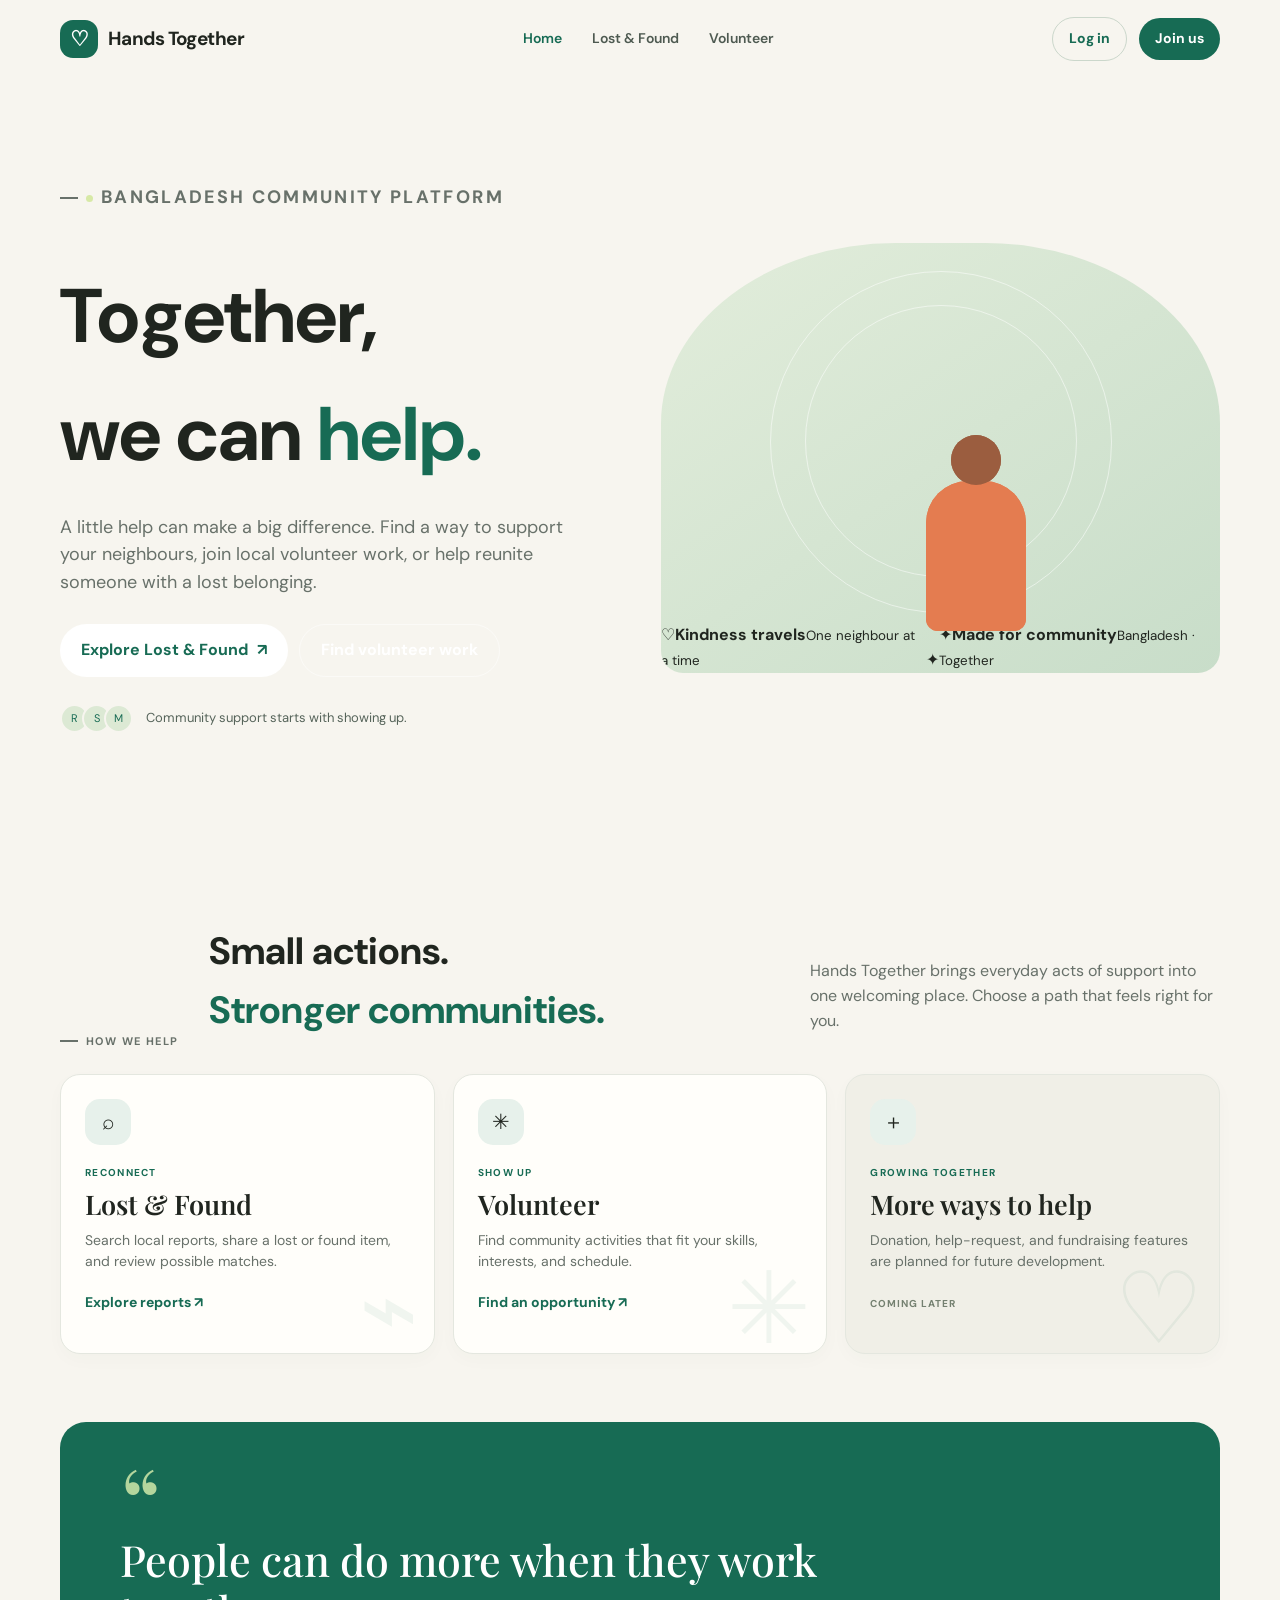
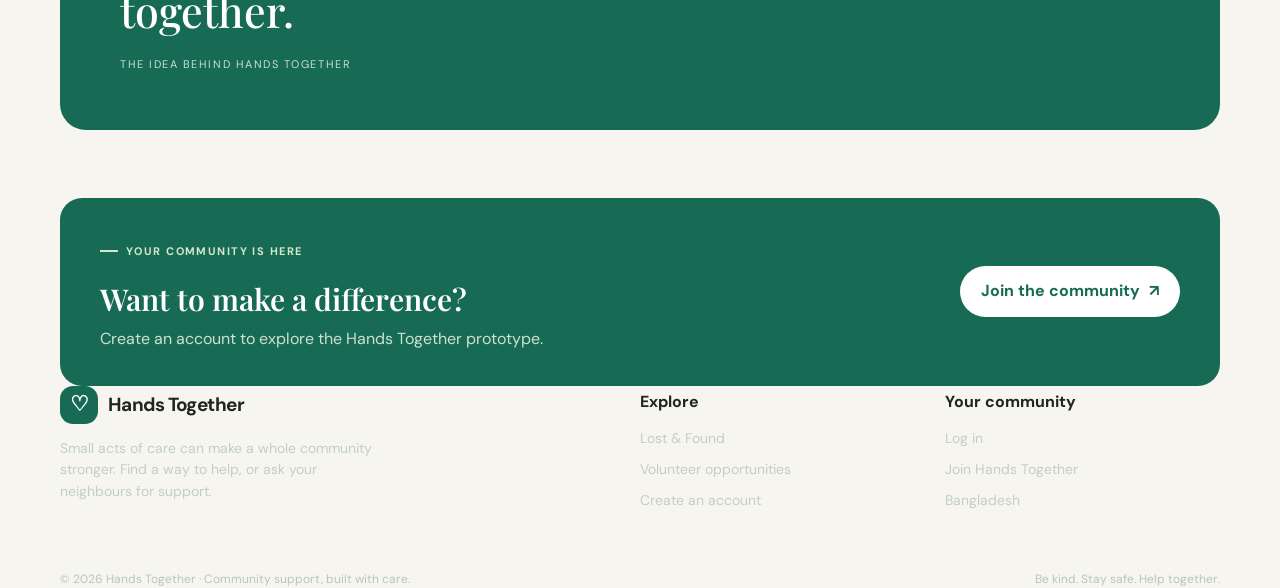
<file: index.html>
<!doctype html>
<html lang="en">
  <head>
    <meta charset="utf-8" />
    <meta name="viewport" content="width=device-width, initial-scale=1" />
    <meta name="theme-color" content="#176b54" />
    <meta name="description" content="Hands Together connects people across Bangladesh through community support, volunteering, and Lost & Found." />
    <title>Hands Together — Together, We Can Help</title>
    <link rel="stylesheet" href="styles.css" />
    <script src="app.js" defer></script>
  </head>
  <body data-page="home">
    <div id="site-header"></div>
    <main>
      <section class="hero home-hero">
        <div class="hero-copy">
          <p class="eyebrow eyebrow-light"><span class="eyebrow-dot"></span> BANGLADESH COMMUNITY PLATFORM</p>
          <h1>Together,<br />we can <em>help.</em></h1>
          <p class="hero-lede">A little help can make a big difference. Find a way to support your neighbours, join local volunteer work, or help reunite someone with a lost belonging.</p>
          <div class="hero-actions">
            <a class="button button-white" href="found.html">Explore Lost &amp; Found <span aria-hidden="true">↗</span></a>
            <a class="button button-outline-light" href="volunteer.html">Find volunteer work</a>
          </div>
          <div class="hero-note"><span class="avatar-stack" aria-hidden="true"><i>R</i><i>S</i><i>M</i></span><span>Community support starts with showing up.</span></div>
        </div>
        <div class="hero-art" aria-label="Illustration of neighbours helping one another" role="img">
          <div class="art-sun"></div><div class="art-plant plant-left"><i></i><i></i><i></i></div><div class="art-plant plant-right"><i></i><i></i><i></i></div>
          <div class="art-card art-card-top"><span class="art-icon">♡</span><span><b>Kindness travels</b><small>One neighbour at a time</small></span></div>
          <div class="people-scene"><div class="person person-one"><i class="head"></i><i class="body"></i><i class="arm"></i></div><div class="person person-two"><i class="head"></i><i class="body"></i><i class="arm"></i></div><div class="help-box"><span>✦</span></div><div class="ground"></div></div>
          <div class="art-card art-card-bottom"><span class="art-icon leaf">✦</span><span><b>Made for community</b><small>Bangladesh · Together</small></span></div>
        </div>
      </section>

      <section class="intro-section section-wrap">
        <div class="section-heading"><p class="eyebrow">HOW WE HELP</p><h2>Small actions.<br /><em>Stronger communities.</em></h2></div>
        <p class="section-intro">Hands Together brings everyday acts of support into one welcoming place. Choose a path that feels right for you.</p>
      </section>
      <section class="feature-grid section-wrap" aria-label="Ways to help">
        <a class="feature-card feature-found" href="found.html"><span class="feature-icon">⌕</span><span class="feature-kicker">RECONNECT</span><h3>Lost &amp; Found</h3><p>Search local reports, share a lost or found item, and review possible matches.</p><span class="feature-link">Explore reports <b>↗</b></span><span class="feature-decoration" aria-hidden="true">⌁</span></a>
        <a class="feature-card feature-volunteer" href="volunteer.html"><span class="feature-icon">✳</span><span class="feature-kicker">SHOW UP</span><h3>Volunteer</h3><p>Find community activities that fit your skills, interests, and schedule.</p><span class="feature-link">Find an opportunity <b>↗</b></span><span class="feature-decoration" aria-hidden="true">✳</span></a>
        <div class="feature-card feature-coming"><span class="feature-icon">＋</span><span class="feature-kicker">GROWING TOGETHER</span><h3>More ways to help</h3><p>Donation, help-request, and fundraising features are planned for future development.</p><span class="coming-badge">COMING LATER</span><span class="feature-decoration" aria-hidden="true">♡</span></div>
      </section>
      <section class="quote-band"><div class="quote-mark">“</div><p>People can do more when they work together.</p><span>THE IDEA BEHIND HANDS TOGETHER</span></section>
      <section class="join-banner section-wrap"><div><p class="eyebrow eyebrow-light">YOUR COMMUNITY IS HERE</p><h2>Want to make a difference?</h2><p>Create an account to explore the Hands Together prototype.</p></div><a class="button button-white" href="signup.html">Join the community <span aria-hidden="true">↗</span></a></section>
    </main>
    <div id="site-footer"></div>
  </body>
</html>
</file>
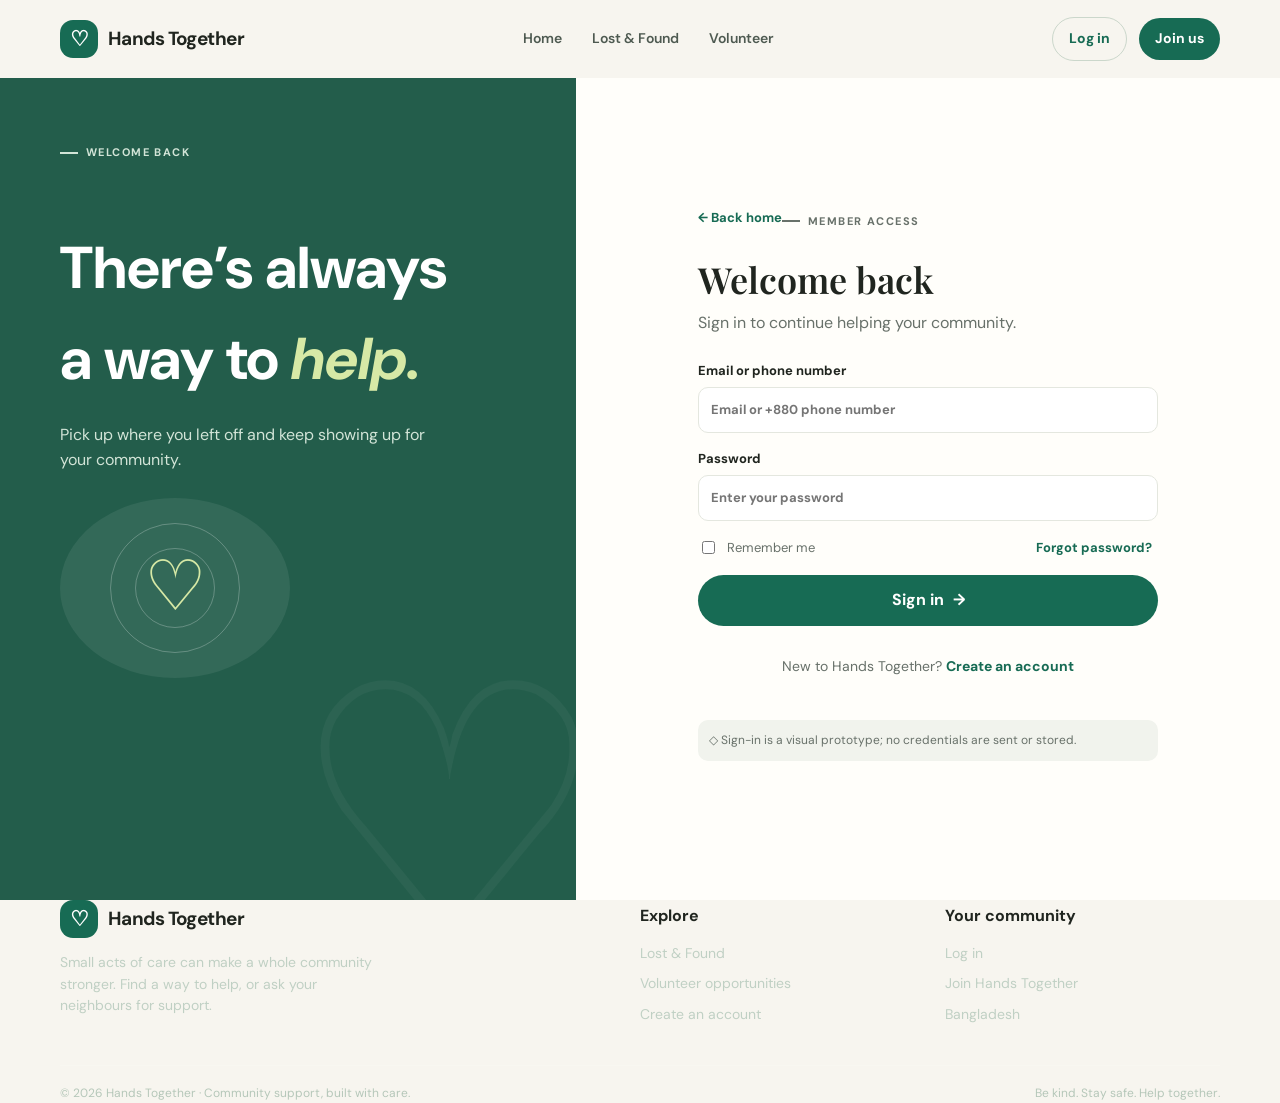
<file: login.html>
<!doctype html>
<html lang="en"><head><meta charset="utf-8" /><meta name="viewport" content="width=device-width, initial-scale=1" /><meta name="theme-color" content="#176b54" /><title>Sign in — Hands Together</title><link rel="stylesheet" href="styles.css" /><script src="app.js" defer></script></head>
<body data-page="login"><div id="site-header"></div><main class="auth-main login-main"><section class="auth-aside login-aside"><div class="auth-aside-inner"><p class="eyebrow eyebrow-light">WELCOME BACK</p><h1>There’s always<br />a way to <em>help.</em></h1><p>Pick up where you left off and keep showing up for your community.</p><div class="aside-illustration" aria-hidden="true"><span>♡</span><i></i><b></b></div></div></section><section class="auth-panel"><div class="auth-card login-card"><a class="back-link" href="index.html">← Back home</a><p class="eyebrow">MEMBER ACCESS</p><h2>Welcome back</h2><p class="muted">Sign in to continue helping your community.</p><form id="login-form" class="form-stack" novalidate><label>Email or phone number<input name="identity" autocomplete="username" placeholder="Email or +880 phone number" required /></label><label>Password<input type="password" name="password" autocomplete="current-password" placeholder="Enter your password" required /></label><div class="form-between"><label class="check-row compact"><input type="checkbox" name="remember" /><span>Remember me</span></label><button class="text-button" type="button" data-forgot>Forgot password?</button></div><button class="button button-green button-full" type="submit">Sign in <span aria-hidden="true">→</span></button><p class="form-switch">New to Hands Together? <a href="signup.html">Create an account</a></p><p class="privacy-note"><span aria-hidden="true">◇</span> Sign-in is a visual prototype; no credentials are sent or stored.</p></form></div></section></main><div id="site-footer"></div><div id="toast" class="toast" role="status" aria-live="polite"></div></body></html>
</file>
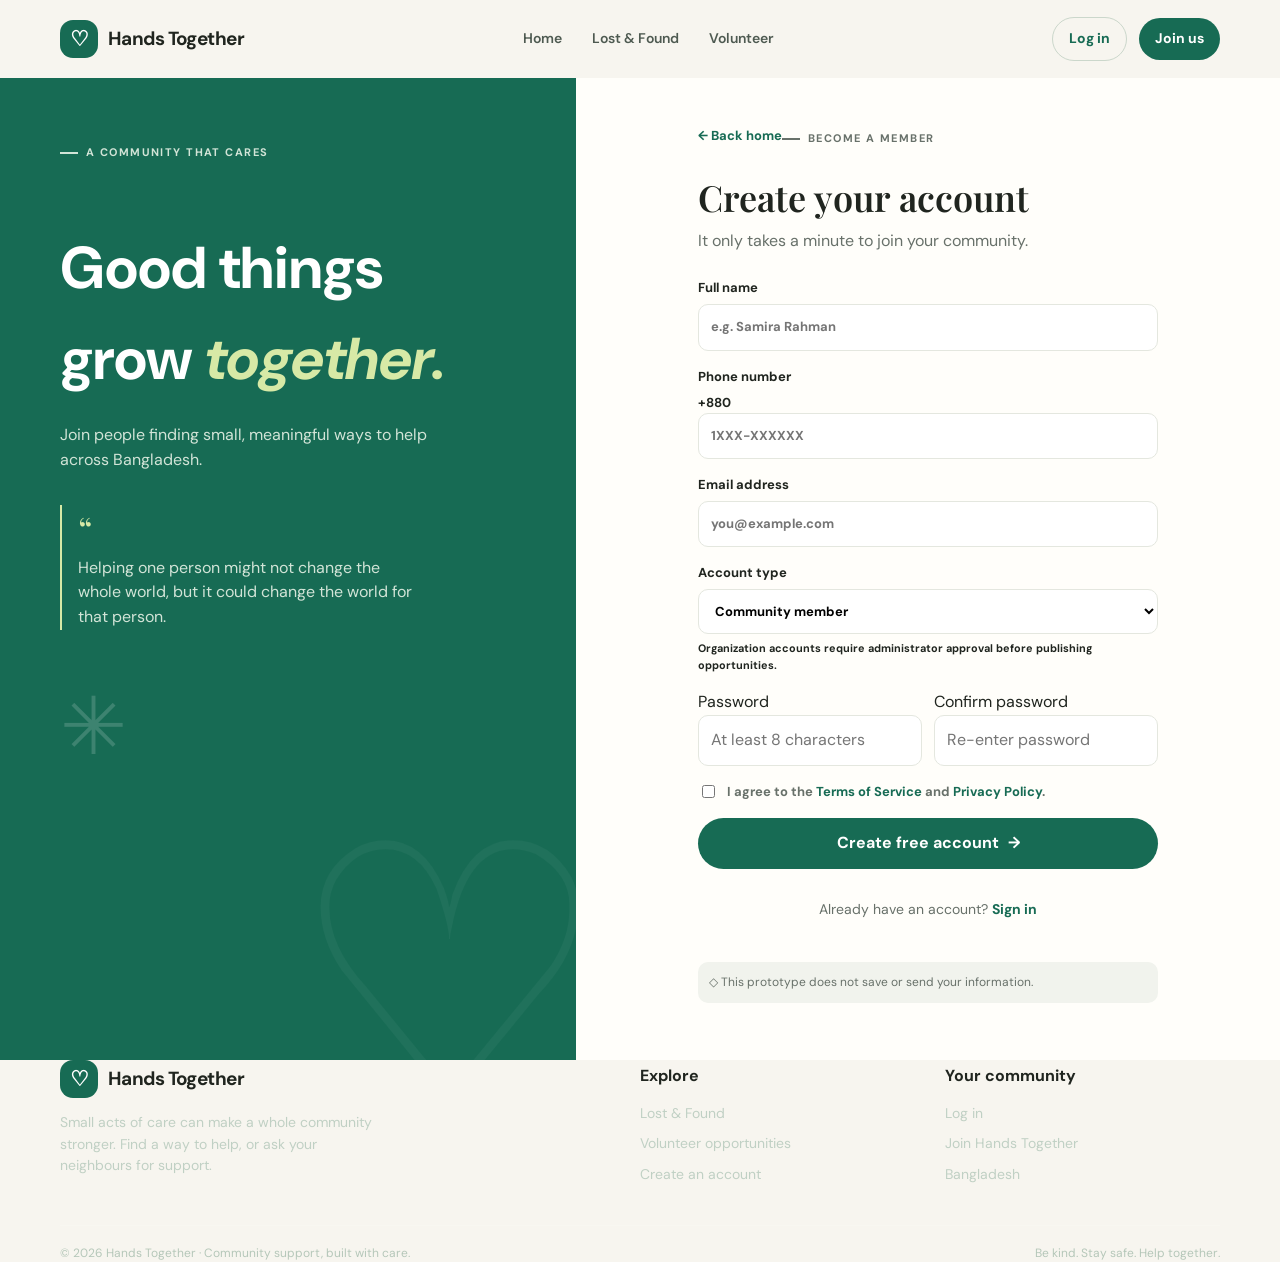
<file: signup.html>
<!doctype html>
<html lang="en"><head><meta charset="utf-8" /><meta name="viewport" content="width=device-width, initial-scale=1" /><meta name="theme-color" content="#176b54" /><title>Create account — Hands Together</title><link rel="stylesheet" href="styles.css" /><script src="app.js" defer></script></head>
<body data-page="signup"><div id="site-header"></div><main class="auth-main"><section class="auth-aside"><div class="auth-aside-inner"><p class="eyebrow eyebrow-light">A COMMUNITY THAT CARES</p><h1>Good things<br />grow <em>together.</em></h1><p>Join people finding small, meaningful ways to help across Bangladesh.</p><div class="aside-quote"><span>“</span><p>Helping one person might not change the whole world, but it could change the world for that person.</p></div><div class="aside-flower" aria-hidden="true">✳</div></div></section><section class="auth-panel"><div class="auth-card"><a class="back-link" href="index.html">← Back home</a><p class="eyebrow">BECOME A MEMBER</p><h2>Create your account</h2><p class="muted">It only takes a minute to join your community.</p><form id="signup-form" class="form-stack" novalidate><label>Full name<input name="name" autocomplete="name" placeholder="e.g. Samira Rahman" required /></label><label>Phone number<span class="input-prefix"><span>+880</span><input name="phone" autocomplete="tel-national" inputmode="tel" placeholder="1XXX-XXXXXX" required /></span></label><label>Email address<input type="email" name="email" autocomplete="email" placeholder="you@example.com" required /></label><label>Account type<select name="accountType"><option>Community member</option><option>Organization</option></select><small class="field-note">Organization accounts require administrator approval before publishing opportunities.</small></label><div class="form-row"><label>Password<input type="password" name="password" autocomplete="new-password" minlength="8" placeholder="At least 8 characters" required /></label><label>Confirm password<input type="password" name="confirmPassword" autocomplete="new-password" placeholder="Re-enter password" required /></label></div><label class="check-row"><input type="checkbox" name="terms" required /><span>I agree to the <a href="#terms">Terms of Service</a> and <a href="#privacy">Privacy Policy</a>.</span></label><button class="button button-green button-full" type="submit">Create free account <span aria-hidden="true">→</span></button><p class="form-switch">Already have an account? <a href="login.html">Sign in</a></p><p class="privacy-note"><span aria-hidden="true">◇</span> This prototype does not save or send your information.</p></form></div></section></main><div id="site-footer"></div><div id="toast" class="toast" role="status" aria-live="polite"></div></body></html>
</file>
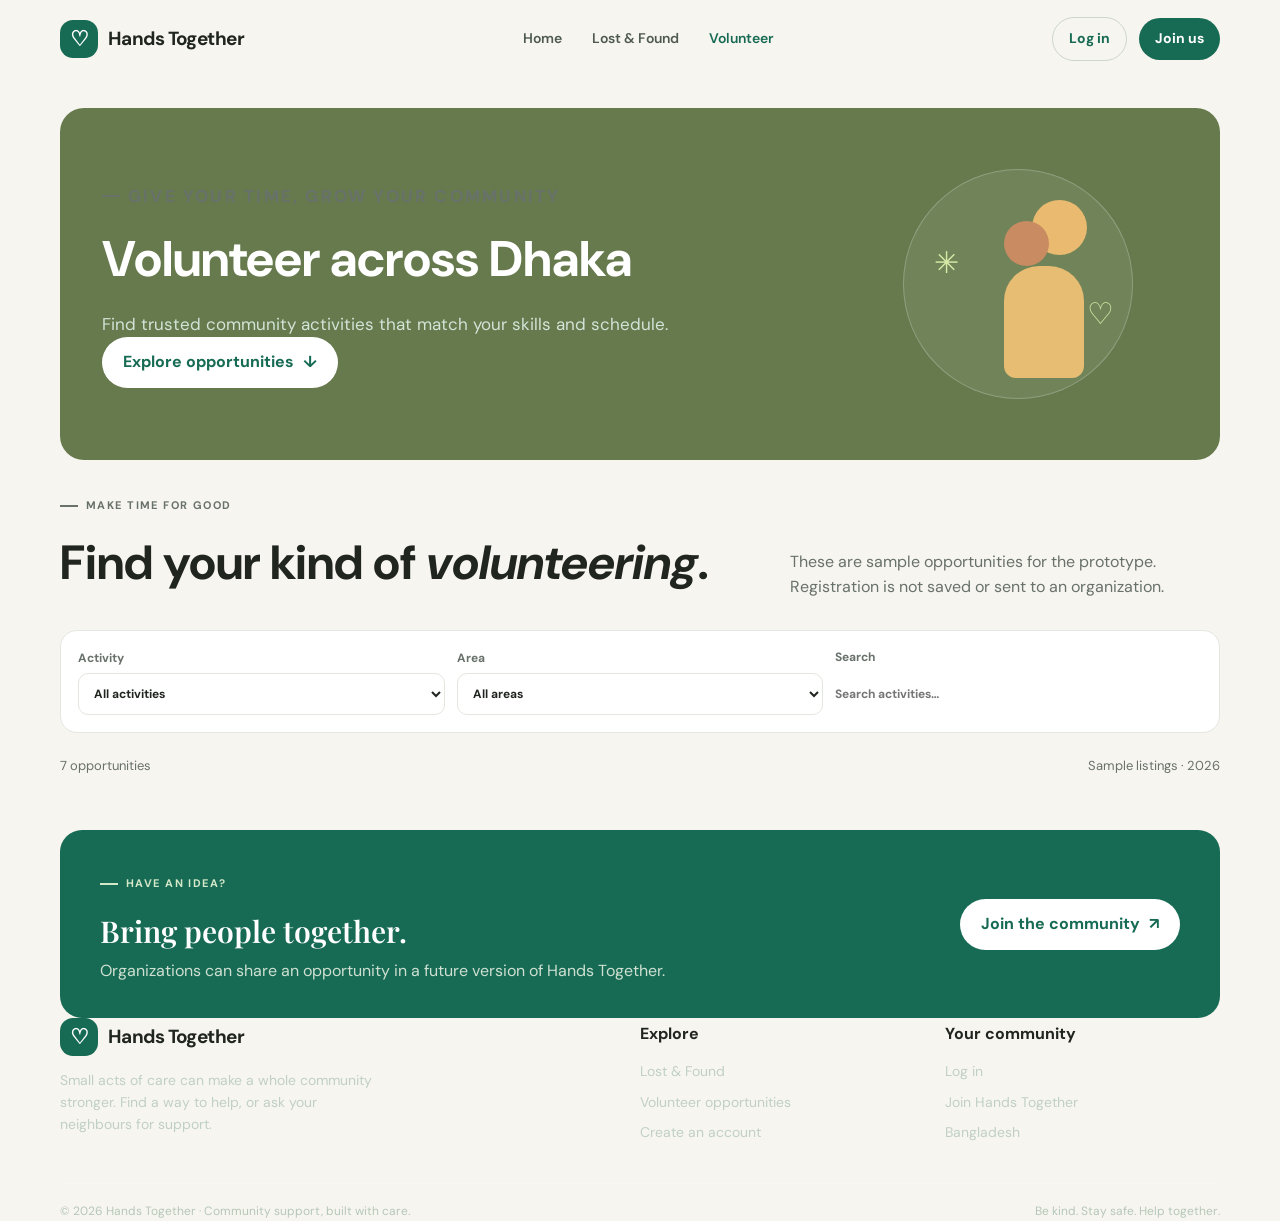
<file: volunteer.html>
<!doctype html>
<html lang="en"><head><meta charset="utf-8" /><meta name="viewport" content="width=device-width, initial-scale=1" /><meta name="theme-color" content="#176b54" /><title>Volunteer — Hands Together</title><link rel="stylesheet" href="styles.css" /><script src="app.js" defer></script></head>
<body data-page="volunteer"><div id="site-header"></div><main><section class="page-hero volunteer-hero"><div class="page-hero-inner"><p class="eyebrow eyebrow-light">GIVE YOUR TIME, GROW YOUR COMMUNITY</p><h1>Volunteer across Dhaka</h1><p>Find trusted community activities that match your skills and schedule.</p><a class="button button-white" href="#opportunities">Explore opportunities <span aria-hidden="true">↓</span></a></div><div class="volunteer-art" aria-hidden="true"><div class="volunteer-sun"></div><div class="volunteer-person"><i></i><b></b></div><span class="volunteer-spark">✳</span><span class="volunteer-heart">♡</span></div></section><section class="section-wrap opportunities-section" id="opportunities"><div class="section-heading compact-heading"><div><p class="eyebrow">MAKE TIME FOR GOOD</p><h2>Find your kind of <em>volunteering.</em></h2></div><p>These are sample opportunities for the prototype. Registration is not saved or sent to an organization.</p></div><div class="opportunity-filters"><label>Activity<select id="volunteer-category"><option value="">All activities</option><option>Food &amp; Relief</option><option>Blood Donation</option><option>Environment</option><option>Education</option><option>Community Cleaning</option><option>Disaster Relief</option><option>Elderly Support</option></select></label><label>Area<select id="volunteer-area"><option value="">All areas</option><option>Dhaka</option><option>Gazipur</option><option>Keraniganj</option></select></label><label>Search<input id="volunteer-search" type="search" placeholder="Search activities…" /></label></div><div class="result-line"><p><span id="volunteer-count">7</span> opportunities</p><p class="sort-note">Sample listings · 2026</p></div><div id="volunteer-grid" class="opportunity-grid"></div></section><section class="join-banner section-wrap volunteer-banner"><div><p class="eyebrow eyebrow-light">HAVE AN IDEA?</p><h2>Bring people together.</h2><p>Organizations can share an opportunity in a future version of Hands Together.</p></div><a class="button button-white" href="signup.html">Join the community <span aria-hidden="true">↗</span></a></section></main><div id="site-footer"></div><dialog id="join-dialog" class="modal"><form id="join-form" method="dialog"><div class="modal-head"><div><p class="eyebrow">VOLUNTEER REGISTRATION</p><h2 id="join-title">Join this opportunity</h2></div><button class="icon-button" type="button" data-close-dialog aria-label="Close">×</button></div><p id="join-summary" class="muted"></p><div class="form-stack"><label>Your name<input name="name" autocomplete="name" placeholder="Full name" required /></label><label>Email or phone<input name="contact" placeholder="How can the organizer reach you?" required /></label><label>Note to the organizer (optional)<textarea name="note" rows="3" placeholder="Share a relevant skill or question."></textarea></label><p class="privacy-note">Prototype only: this registration is not sent or saved.</p><button class="button button-green button-full" type="submit">Preview registration <span aria-hidden="true">→</span></button></div></form></dialog><div id="toast" class="toast" role="status" aria-live="polite"></div></body></html>
</file>
<file: styles.css>
@import url('https://fonts.googleapis.com/css2?family=DM+Sans:wght@400;500;600;700&family=Playfair+Display:wght@500;600;700&display=swap');

:root{--green:#176b54;--green-dark:#104c3d;--green-soft:#e7f1eb;--lime:#d7e9a6;--cream:#f7f5ef;--paper:#fffefa;--ink:#20251f;--muted:#68716a;--line:#e4e7df;--orange:#e99b57;--shadow:0 18px 45px #18382b12;--serif:'Playfair Display',Georgia,serif;--sans:'DM Sans',Arial,sans-serif}
*{box-sizing:border-box}html{scroll-behavior:smooth}body{margin:0;background:var(--cream);color:var(--ink);font:16px/1.55 var(--sans)}a{color:inherit;text-decoration:none}button,input,select,textarea{font:inherit}button,a{ -webkit-tap-highlight-color:transparent}button{cursor:pointer}img{max-width:100%}.container{width:min(1160px,calc(100% - 48px));margin-inline:auto}.site-header{position:sticky;top:0;z-index:20;background:#f7f5efeF;backdrop-filter:blur(14px);border-bottom:1px solid #e7e8e1}.nav-wrap{height:78px;display:flex;align-items:center;justify-content:space-between;gap:28px}.brand{display:flex;align-items:center;gap:10px;font-weight:700;letter-spacing:-.03em;font-size:19px}.brand-mark{width:38px;height:38px;border-radius:13px;background:var(--green);color:white;display:grid;place-items:center;font-size:21px}.nav-links{display:flex;align-items:center;gap:30px;color:#4e5a51;font-size:14px;font-weight:600}.nav-links a:hover,.nav-links a.active{color:var(--green)}.nav-actions{display:flex;align-items:center;gap:12px}.menu-toggle{display:none;border:1px solid var(--line);border-radius:12px;background:white;padding:8px 11px;color:var(--green)}.button{border:0;border-radius:999px;background:var(--green);color:white;padding:13px 21px;font-weight:700;display:inline-flex;align-items:center;justify-content:center;gap:9px;transition:.2s transform,.2s background}.button:hover{background:var(--green-dark);transform:translateY(-1px)}.button-outline{background:transparent;border:1px solid #cbd7cb;color:var(--green)}.button-outline:hover{background:var(--green-soft);color:var(--green-dark)}.button-light{background:white;color:var(--green)}.button-light:hover{background:var(--lime);color:var(--green-dark)}.button-small{padding:10px 16px;font-size:14px}.eyebrow{display:inline-flex;align-items:center;gap:8px;text-transform:uppercase;letter-spacing:.13em;font-size:11px;font-weight:700;color:var(--green)}.eyebrow:before{content:'';width:18px;height:2px;background:currentColor}.serif{font-family:var(--serif);font-weight:600;letter-spacing:-.035em;line-height:1.12}.muted{color:var(--muted)}.section{padding:88px 0}.section-heading{display:flex;align-items:end;justify-content:space-between;gap:30px;margin-bottom:30px}.section-heading h2{font-size:clamp(32px,4vw,48px);margin:11px 0 0}.section-heading p{max-width:430px;color:var(--muted);margin:0}
.hero{padding:64px 0 74px;overflow:hidden}.hero-grid{display:grid;grid-template-columns:1.03fr .97fr;gap:40px;align-items:center}.hero-copy h1{font-size:clamp(46px,6.5vw,76px);margin:19px 0 20px;max-width:620px}.hero-copy h1 em{color:var(--green);font-style:normal}.hero-copy>p{max-width:525px;color:var(--muted);font-size:18px;margin:0 0 27px}.button-row{display:flex;gap:12px;flex-wrap:wrap}.hero-note{display:flex;align-items:center;gap:13px;margin-top:27px;color:#56645a;font-size:13px}.avatar-stack{display:flex;padding-left:7px}.avatar-stack span{width:30px;height:30px;border-radius:50%;border:2px solid var(--cream);margin-left:-7px;display:grid;place-items:center;background:#dbe8d1;font-size:14px}.hero-art{min-height:430px;position:relative;border-radius:42% 42% 22px 22px;background:linear-gradient(145deg,#e2eddb,#c8ddc9);overflow:hidden;display:flex;align-items:end;justify-content:center}.hero-art:before,.hero-art:after{content:'';position:absolute;border:1px solid #ffffff80;border-radius:50%;width:340px;height:340px;top:28px;left:50%;transform:translateX(-50%)}.hero-art:after{width:270px;height:270px;top:62px}.sun-disc{position:absolute;top:45px;right:65px;width:85px;height:85px;border-radius:50%;background:#edb86e}.hill{position:absolute;bottom:-70px;width:120%;height:235px;background:#719b77;border-radius:50% 50% 0 0;left:-10%;transform:rotate(-7deg)}.hill.back{bottom:-112px;background:#91b28a;transform:rotate(8deg)}.person{position:absolute;z-index:2;bottom:42px;display:flex;flex-direction:column;align-items:center}.person .head{width:50px;height:50px;border-radius:50%;background:#9b5d3f;position:relative;z-index:2}.person .body{width:100px;height:150px;border-radius:42px 42px 12px 12px;background:#e47c50;margin-top:-4px}.person.one{left:25%}.person.one .body{background:#d97a55;transform:rotate(4deg)}.person.two{right:24%;bottom:48px}.person.two .head{background:#d29a72}.person.two .body{background:#f3d58e;transform:rotate(-4deg)}.person.three{left:47%;bottom:25px;transform:scale(.75)}.person.three .head{background:#714a37}.person.three .body{background:#447b67}.float-note{position:absolute;z-index:4;left:18px;top:84px;background:#fffefa;border-radius:16px;padding:13px 16px;box-shadow:var(--shadow);font-size:12px}.float-note strong{display:block;font-size:14px;color:var(--green)}.float-note.right{left:auto;right:16px;top:auto;bottom:42px}.pill{display:inline-flex;align-items:center;gap:7px;background:var(--green-soft);color:var(--green);border-radius:999px;padding:7px 12px;font-size:12px;font-weight:700}.stats-row{display:grid;grid-template-columns:repeat(3,1fr);gap:12px;border-top:1px solid var(--line);margin-top:40px;padding-top:22px}.stat strong{display:block;color:var(--green);font:600 25px var(--serif)}.stat span{font-size:12px;color:var(--muted)}.feature-grid{display:grid;grid-template-columns:repeat(3,1fr);gap:18px}.feature-card,.listing-card,.panel{background:var(--paper);border:1px solid var(--line);border-radius:20px;padding:24px;box-shadow:0 6px 18px #24443006}.feature-icon{width:46px;height:46px;background:var(--green-soft);border-radius:15px;display:grid;place-items:center;font-size:21px;margin-bottom:20px}.feature-card h3,.listing-card h3{font:600 22px/1.2 var(--serif);margin:0 0 9px}.feature-card p,.listing-card p{color:var(--muted);font-size:14px;margin:0 0 17px}.text-link{color:var(--green);font-weight:700;font-size:14px}.quote-band{background:var(--green);color:white;padding:64px;border-radius:26px;display:flex;justify-content:space-between;align-items:center;gap:40px}.quote-band blockquote{font:500 clamp(25px,4vw,40px)/1.22 var(--serif);margin:0;max-width:730px}.quote-band span{color:#cde0cf;font-size:13px}.cta-band{background:var(--lime);border-radius:22px;padding:34px 40px;display:flex;align-items:center;justify-content:space-between;gap:24px}.cta-band h2{font:600 30px var(--serif);margin:0}.cta-band p{margin:7px 0 0;color:#52634a}.site-footer{background:#173d32;color:#e9f1e9;padding:48px 0 24px;margin-top:70px}.footer-grid{display:grid;grid-template-columns:2fr 1fr 1fr;gap:30px}.footer-brand p{max-width:330px;color:#c0d0c4;font-size:14px}.footer-title{font-weight:700;margin:4px 0 14px}.footer-links{display:grid;gap:9px;color:#c0d0c4;font-size:14px}.footer-bottom{border-top:1px solid #ffffff24;margin-top:34px;padding-top:18px;color:#b5c7b9;font-size:12px;display:flex;justify-content:space-between;gap:20px}
/* Internal pages */
.page-hero{padding:52px 0 36px}.page-hero h1{font-size:clamp(38px,5vw,58px);margin:12px 0}.page-hero p{max-width:700px;color:var(--muted);font-size:17px;margin:0}.toolbar{display:flex;gap:10px;flex-wrap:wrap;margin:28px 0}.field-control{border:1px solid var(--line);border-radius:12px;background:var(--paper);padding:12px 14px;color:var(--ink);min-width:150px}.search-control{flex:1;min-width:200px}.segmented{display:inline-flex;gap:5px;border:1px solid var(--line);padding:4px;border-radius:999px;background:white}.segmented button{border:0;background:transparent;border-radius:999px;padding:9px 15px;color:var(--muted);font-weight:700}.segmented button.active{background:var(--green);color:white}.listing-grid{display:grid;grid-template-columns:repeat(3,1fr);gap:16px}.listing-card{padding:0;overflow:hidden}.listing-visual{height:152px;background:linear-gradient(135deg,#e8efd9,#c6decf);display:grid;place-items:center;font-size:47px;position:relative}.listing-visual .tag{position:absolute;left:14px;top:14px;background:white;border-radius:999px;padding:6px 10px;font-size:11px;font-weight:700;color:var(--green)}.listing-body{padding:18px}.card-meta{display:flex;gap:12px;flex-wrap:wrap;color:var(--muted);font-size:12px;margin:12px 0 16px}.listing-body .button{width:100%}.safety-note{background:#fff3e2;border:1px solid #f0dfbd;color:#6d5534;padding:16px 18px;border-radius:14px;font-size:13px;margin-top:18px}.empty-state{padding:36px;text-align:center;color:var(--muted);background:#fffefa;border:1px dashed var(--line);border-radius:18px;grid-column:1/-1}.volunteer-top{background:var(--green-soft);padding:24px;border-radius:20px;display:flex;justify-content:space-between;align-items:center;gap:20px;margin:20px 0}.volunteer-top strong{display:block;font:600 22px var(--serif);color:var(--green-dark)}.volunteer-top span{font-size:13px;color:#52685c}
/* Auth */
.auth-layout{min-height:calc(100vh - 78px);display:grid;grid-template-columns:.88fr 1.12fr;background:var(--paper)}.auth-aside{background:var(--green);color:white;padding:58px max(40px,calc((100vw - 1160px)/2));padding-right:45px;position:relative;overflow:hidden}.auth-aside:after{content:'♡';position:absolute;font-size:360px;line-height:1;color:#ffffff0a;right:-35px;bottom:-100px}.auth-aside h1{font-size:clamp(40px,5vw,59px);margin:50px 0 18px;position:relative;z-index:1}.auth-aside p{color:#d2e4d7;max-width:390px;position:relative;z-index:1}.auth-aside .brand{color:white}.auth-aside .brand-mark{background:#ffffff1b}.auth-aside .auth-foot{position:absolute;bottom:28px;color:#c1d8c8;font-size:13px}.auth-main{display:grid;place-items:center;padding:50px 30px}.auth-card{width:min(440px,100%)}.auth-card h2{font:600 36px var(--serif);margin:0 0 8px}.auth-card>p{color:var(--muted);margin:0 0 25px}.form-stack{display:grid;gap:16px}.form-row{display:grid;grid-template-columns:1fr 1fr;gap:12px}.form-field{display:grid;gap:7px}.form-field label{font-size:13px;font-weight:700}.form-field input,.form-field select,.form-field textarea{width:100%;border:1px solid #dce1d9;border-radius:11px;padding:12px 13px;background:#fffefa;outline:none}.form-field input:focus,.form-field select:focus,.form-field textarea:focus{border-color:var(--green);box-shadow:0 0 0 3px #176b5417}.form-help{color:var(--muted);font-size:12px}.form-check{display:flex;align-items:flex-start;gap:9px;font-size:13px;color:#556157}.form-check input{margin-top:4px;accent-color:var(--green)}.form-options{display:flex;justify-content:space-between;gap:12px;font-size:13px}.auth-submit{width:100%;margin-top:5px}.auth-switch{text-align:center;font-size:14px;color:var(--muted);margin-top:20px}.auth-switch a{color:var(--green);font-weight:700}.prototype-note{border-radius:11px;padding:11px 13px;background:#f1f3ed;color:#68716a;font-size:12px;margin-top:18px}
dialog{border:0;border-radius:20px;padding:0;width:min(560px,calc(100% - 28px));max-height:90vh;box-shadow:0 25px 80px #10231b44;color:var(--ink)}dialog::backdrop{background:#14251dcc;backdrop-filter:blur(3px)}.dialog-inner{padding:26px}.dialog-head{display:flex;align-items:flex-start;justify-content:space-between;gap:16px;margin-bottom:18px}.dialog-head h2{font:600 28px var(--serif);margin:0}.icon-button{border:1px solid var(--line);background:white;color:var(--muted);border-radius:10px;width:36px;height:36px;font-size:20px}.dialog-form{display:grid;gap:14px}.toast{position:fixed;z-index:50;right:24px;bottom:24px;max-width:min(420px,calc(100% - 48px));background:#173d32;color:white;padding:14px 18px;border-radius:13px;box-shadow:var(--shadow);opacity:0;transform:translateY(12px);pointer-events:none;transition:.2s}.toast.show{opacity:1;transform:translateY(0)}.hidden{display:none!important}
@media(max-width:900px){.hero-grid{grid-template-columns:1fr 1fr;gap:20px}.hero-art{min-height:360px}.listing-grid{grid-template-columns:repeat(2,1fr)}.auth-layout{grid-template-columns:.75fr 1.25fr}.auth-aside{padding-left:32px}.nav-links{gap:18px}.nav-wrap{gap:15px}}
@media(max-width:700px){.container{width:min(100% - 32px,560px)}.nav-wrap{height:68px}.menu-toggle{display:block}.nav-actions .button-outline{display:none}.nav-links{display:none;position:absolute;left:16px;right:16px;top:62px;padding:15px;background:white;border:1px solid var(--line);border-radius:16px;box-shadow:var(--shadow);align-items:stretch;flex-direction:column;gap:0}.nav-links.open{display:flex}.nav-links a{padding:11px}.nav-actions{margin-left:auto}.hero{padding:38px 0 55px}.hero-grid{grid-template-columns:1fr}.hero-copy h1{font-size:49px}.hero-copy>p{font-size:16px}.hero-art{min-height:330px;max-width:500px;width:100%;margin:12px auto 0}.section{padding:60px 0}.section-heading{align-items:start;flex-direction:column}.feature-grid{grid-template-columns:1fr}.quote-band{padding:32px;display:block}.quote-band .button{margin-top:20px}.cta-band{padding:26px;align-items:flex-start;flex-direction:column}.footer-grid{grid-template-columns:1fr 1fr}.footer-brand{grid-column:1/-1}.footer-bottom{flex-direction:column;gap:7px}.page-hero{padding:38px 0 24px}.toolbar{gap:8px}.field-control{min-width:0}.search-control{flex-basis:100%}.listing-grid{grid-template-columns:1fr}.volunteer-top{align-items:flex-start;flex-direction:column}.auth-layout{display:block;min-height:calc(100vh - 68px)}.auth-aside{padding:22px 20px 24px}.auth-aside h1{font-size:34px;margin:25px 0 8px}.auth-aside p{margin:0;font-size:14px}.auth-aside .auth-foot{display:none}.auth-main{padding:35px 22px 48px}.auth-card h2{font-size:31px}.form-row{grid-template-columns:1fr}.auth-aside:after{font-size:210px;right:-20px;bottom:-90px}}
@media(prefers-reduced-motion:reduce){*,*:before,*:after{scroll-behavior:auto!important;transition:none!important}}
/* Page-specific markup */
.home-hero{width:min(1160px,calc(100% - 48px));margin:auto;display:grid;grid-template-columns:1fr 1fr;gap:42px;align-items:center;min-height:570px}.home-hero .hero-copy,.page-hero-inner{padding:40px 0}.eyebrow-light{color:#d4e8c9}.eyebrow-dot{display:inline-block;width:7px;height:7px;border-radius:50%;background:var(--lime)}.hero-lede{max-width:530px;color:var(--muted);font-size:17px}.hero-actions{display:flex;gap:11px;flex-wrap:wrap;margin:24px 0}.button-white{background:white;color:var(--green)}.button-white:hover{background:var(--lime);color:var(--green-dark)}.button-outline-light{background:transparent;border:1px solid #ffffff7d;color:white}.button-outline-light:hover{background:#ffffff18}.home-hero .hero-art{min-height:430px}.avatar-stack{display:inline-flex}.avatar-stack i{font-style:normal;width:29px;height:29px;border-radius:50%;display:grid;place-items:center;margin-left:-7px;background:#dce9d4;border:2px solid var(--cream);color:var(--green);font-size:11px}.intro-section,.feature-grid,.section-wrap{width:min(1160px,calc(100% - 48px));margin-inline:auto}.intro-section{padding:65px 0 24px;display:flex;align-items:end;justify-content:space-between;gap:30px}.intro-section .section-heading{margin:0}.intro-section h2{font-size:38px;margin:10px 0}.intro-section em{color:var(--green);font-style:normal}.section-intro{max-width:410px;color:var(--muted)}.feature-card{position:relative;display:block;min-height:280px;overflow:hidden}.feature-card h3{font-size:27px}.feature-card .feature-kicker{display:block;font-size:10px;letter-spacing:.13em;color:var(--green);font-weight:700;margin-bottom:8px}.feature-card .feature-link{color:var(--green);font-size:14px;font-weight:700}.feature-decoration{position:absolute;right:15px;bottom:-34px;font-size:100px;color:#176b5410}.feature-coming{background:#f0efe7}.coming-badge{font-size:10px;font-weight:700;letter-spacing:.1em;color:#748070}.quote-band{width:min(1160px,calc(100% - 48px));margin:68px auto;padding:54px 60px;display:block;position:relative}.quote-mark{font:100px/0.5 var(--serif);color:#b4d69d}.quote-band p{font:500 clamp(27px,4vw,43px)/1.2 var(--serif);margin:8px 0 14px;max-width:800px}.quote-band>span{font-size:11px;letter-spacing:.14em}.join-banner{background:var(--green);color:white;border-radius:22px;padding:34px 40px;display:flex;align-items:center;justify-content:space-between;gap:25px;margin-top:45px}.join-banner h2{font:600 30px var(--serif);margin:8px 0}.join-banner p:not(.eyebrow){color:#cfe0d2;margin:0}.page-hero{width:min(1160px,calc(100% - 48px));margin:30px auto 0;padding:32px 42px;border-radius:24px;background:var(--green);color:white;position:relative;overflow:hidden;min-height:280px;display:flex;align-items:center;justify-content:space-between}.page-hero h1{font-size:50px}.page-hero>p,.page-hero-inner>p:not(.eyebrow){color:#d3e4d8}.found-hero{background:#235d4b}.hero-orbit,.volunteer-art{width:230px;height:230px;border-radius:50%;background:#ffffff12;border:1px solid #ffffff38;display:grid;place-items:center;color:#d7e9a6;font-size:120px;margin-right:45px;flex-shrink:0}.hero-orbit i,.hero-orbit b{position:absolute;width:150px;height:150px;border:1px solid #ffffff42;border-radius:50%}.hero-orbit b{width:90px;height:90px}.found-content,.opportunities-section{padding-top:30px}.safety-note{display:flex;gap:12px;align-items:center}.safety-note p{margin:0}.search-panel,.opportunity-filters{display:flex;align-items:end;gap:12px;flex-wrap:wrap;padding:17px;background:white;border:1px solid var(--line);border-radius:17px;margin:23px 0}.search-field{display:flex;align-items:center;gap:8px;border:1px solid var(--line);border-radius:11px;padding:0 12px;flex:1;min-width:200px}.search-field input,.opportunity-filters input{border:0;outline:0;padding:12px 0;background:transparent;width:100%}.filter-label,.opportunity-filters label{display:grid;gap:6px;font-size:12px;color:var(--muted);font-weight:700}.filter-label select,.opportunity-filters select{border:1px solid var(--line);border-radius:10px;padding:11px;background:white;color:var(--ink)}.segment{border:0;background:transparent;border-radius:999px;padding:9px 14px;font-weight:700;color:var(--muted)}.segment.active{background:var(--green);color:white}.result-line{display:flex;justify-content:space-between;color:var(--muted);font-size:13px;margin:14px 0}.result-line p{margin:0}.report-grid,.opportunity-grid{display:grid;grid-template-columns:repeat(3,1fr);gap:16px}.matches-panel{display:grid;grid-template-columns:1fr 1fr;gap:20px;align-items:center;margin:48px 0;padding:26px;background:#e9efe4;border-radius:20px}.matches-panel h2{font:600 29px var(--serif);margin:8px 0}.matches-panel>div>p:last-child{color:var(--muted)}.match-card{background:white;border-radius:15px;padding:16px;display:flex;align-items:center;gap:13px}.match-card h3{margin:5px 0}.match-card p{margin:0;color:var(--muted);font-size:12px}.match-icon{font-size:28px;color:var(--green)}.match-label{font-size:9px;letter-spacing:.1em;color:var(--green);font-weight:700}.match-score{font-size:11px;color:var(--green);font-weight:700}.modal{border-radius:20px}.modal form{padding:25px}.modal-head{display:flex;justify-content:space-between;gap:15px;margin-bottom:16px}.modal-head h2{font:600 27px var(--serif);margin:0}.modal label{display:grid;gap:6px;font-size:13px;font-weight:700}.modal input,.modal select,.modal textarea{border:1px solid var(--line);border-radius:10px;padding:11px;background:#fffefa;width:100%}.privacy-note{color:var(--muted);font-size:12px}.volunteer-hero{background:#667a4d}.volunteer-art{position:relative}.volunteer-person{position:absolute;bottom:20px;left:100px}.volunteer-person i{display:block;width:45px;height:45px;border-radius:50%;background:#c98c62}.volunteer-person b{display:block;width:80px;height:112px;border-radius:35px 35px 12px 12px;background:#e6bd73}.volunteer-sun{position:absolute;top:30px;right:45px;width:55px;height:55px;background:#e9ba70;border-radius:50%}.volunteer-spark,.volunteer-heart{position:absolute;font-size:30px}.volunteer-spark{left:30px;top:70px}.volunteer-heart{right:18px;bottom:60px}.opportunity-filters label{flex:1;min-width:160px}.volunteer-banner{margin-top:40px}
.auth-main{padding:0;display:grid;grid-template-columns:.9fr 1.1fr;place-items:stretch;align-items:stretch;min-height:calc(100vh - 78px);background:var(--paper)}.auth-aside{padding:55px max(35px,calc((100vw - 1160px)/2));padding-right:42px;min-height:600px}.auth-panel{display:grid;place-items:center;padding:45px 32px}.auth-card{width:min(460px,100%)}.auth-card>label,.form-stack>label{display:grid;gap:6px;font-size:13px;font-weight:700}.auth-card input,.auth-card select{border:1px solid var(--line);border-radius:10px;padding:12px;background:white;width:100%}.auth-card input[type=checkbox]{width:auto;accent-color:var(--green)}.form-stack .check-row{display:flex;align-items:flex-start;gap:9px;font-size:13px;color:var(--muted)}.check-row a,.form-switch a{color:var(--green);font-weight:700}.form-between{display:flex;justify-content:space-between;align-items:center;gap:10px;font-size:13px}.text-button{border:0;background:none;color:var(--green);font-weight:700}.button-green{background:var(--green);color:white}.button-full{width:100%}.form-switch{text-align:center;color:var(--muted);font-size:14px}.privacy-note{background:#f1f3ed;padding:11px;border-radius:10px}.auth-aside h1 em{color:#d7e9a6}.aside-quote{position:relative;z-index:1;border-left:2px solid #d7e9a6;padding-left:16px;margin-top:32px;color:#d3e4d8;max-width:360px}.aside-quote p{margin:4px 0}.aside-quote span{font:35px var(--serif);color:#d7e9a6}.aside-flower{font-size:80px;color:#ffffff2a;margin-top:35px}.login-aside{background:#235d4b}.aside-illustration{height:180px;width:230px;margin-top:25px;border-radius:50%;background:#ffffff13;position:relative;display:grid;place-items:center;font-size:70px;color:#d7e9a6}.aside-illustration i,.aside-illustration b{position:absolute;border:1px solid #ffffff40;width:130px;height:130px;border-radius:50%}.aside-illustration b{width:80px;height:80px}.back-link{display:inline-block;margin-bottom:18px;color:var(--green);font-size:13px;font-weight:700}
@media(max-width:700px){.home-hero,.intro-section,.feature-grid,.section-wrap,.quote-band,.join-banner{width:calc(100% - 32px)}.home-hero{display:flex;flex-direction:column;gap:14px;min-height:0;padding:20px 0 48px}.home-hero .hero-copy{padding:25px 0 0}.home-hero .hero-art{width:100%;min-height:330px}.intro-section{display:block;padding-top:45px}.intro-section .section-heading{margin-bottom:16px}.intro-section h2{font-size:33px}.quote-band{margin:45px auto;padding:32px}.join-banner{display:flex;flex-direction:column;align-items:flex-start;padding:28px}.page-hero{width:calc(100% - 32px);margin-top:16px;padding:27px 24px;min-height:0}.page-hero h1{font-size:39px}.hero-orbit,.volunteer-art{width:120px;height:120px;margin:0;font-size:65px;align-self:end}.report-grid,.opportunity-grid{grid-template-columns:1fr}.matches-panel{grid-template-columns:1fr}.search-panel{align-items:stretch}.found-hero .hero-orbit,.volunteer-hero .volunteer-art{display:none}}
@media(max-width:700px){.auth-main{display:block;min-height:0}.auth-aside{min-height:0;padding:23px 22px}.auth-aside h1{font-size:34px;margin:20px 0 8px}.aside-quote,.aside-flower,.aside-illustration{display:none}.auth-panel{padding:35px 22px 48px}.auth-card{width:min(100%,500px)}}
</file>
